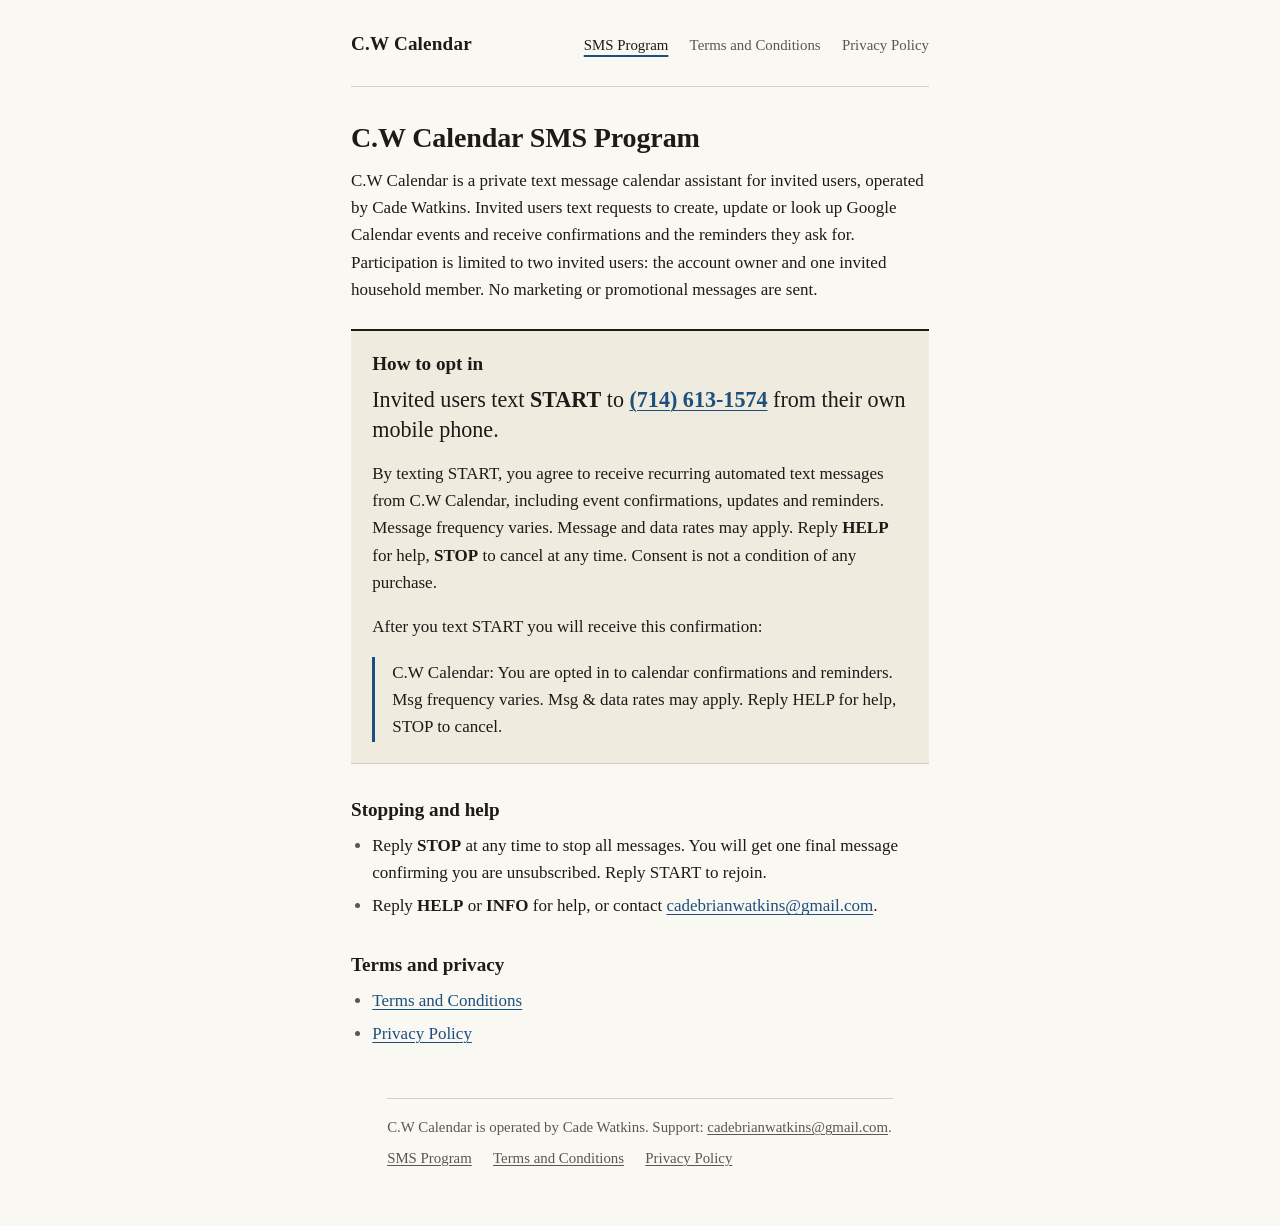
<file: index.html>
<!doctype html>
<html lang="en">
<head>
<meta charset="utf-8">
<meta name="viewport" content="width=device-width, initial-scale=1">
<title>C.W Calendar SMS Program</title>
<meta name="description" content="How invited users opt in to C.W Calendar, a private text message calendar assistant operated by Cade Watkins, and how to stop or get help.">
<meta name="theme-color" content="#faf8f3" media="(prefers-color-scheme: light)">
<meta name="theme-color" content="#1a1917" media="(prefers-color-scheme: dark)">
<link rel="icon" href="favicon.svg" type="image/svg+xml">
<link rel="stylesheet" href="style.css">
</head>
<body>
<header class="site">
  <a class="wordmark" href="index.html">C.W Calendar</a>
  <nav aria-label="Site">
    <ul>
      <li><a href="index.html" aria-current="page">SMS Program</a></li>
      <li><a href="terms.html">Terms and Conditions</a></li>
      <li><a href="privacy.html">Privacy Policy</a></li>
    </ul>
  </nav>
</header>

<main>
<h1>C.W Calendar SMS Program</h1>

<p>C.W Calendar is a private text message calendar assistant for invited users, operated by Cade Watkins. Invited users text requests to create, update or look up Google Calendar events and receive confirmations and the reminders they ask for. Participation is limited to two invited users: the account owner and one invited household member. No marketing or promotional messages are sent.</p>

<section class="optin" aria-labelledby="optin">
<h2 id="optin">How to opt in</h2>
<p class="lead">Invited users text <strong>START</strong> to <strong><a href="tel:+17146131574">(714) 613-1574</a></strong> from their own mobile phone.</p>
<p>By texting START, you agree to receive recurring automated text messages from C.W Calendar, including event confirmations, updates and reminders. Message frequency varies. Message and data rates may apply. Reply <strong>HELP</strong> for help, <strong>STOP</strong> to cancel at any time. Consent is not a condition of any purchase.</p>

<p>After you text START you will receive this confirmation:</p>
<blockquote><p>C.W Calendar: You are opted in to calendar confirmations and reminders. Msg frequency varies. Msg &amp; data rates may apply. Reply HELP for help, STOP to cancel.</p></blockquote>
</section>

<h2>Stopping and help</h2>
<ul>
  <li>Reply <strong>STOP</strong> at any time to stop all messages. You will get one final message confirming you are unsubscribed. Reply START to rejoin.</li>
  <li>Reply <strong>HELP</strong> or <strong>INFO</strong> for help, or contact <a href="mailto:cadebrianwatkins@gmail.com">cadebrianwatkins@gmail.com</a>.</li>
</ul>

<h2>Terms and privacy</h2>
<ul>
  <li><a href="terms.html">Terms and Conditions</a></li>
  <li><a href="privacy.html">Privacy Policy</a></li>
</ul>
</main>

<footer class="site-footer">
<p>C.W Calendar is operated by Cade Watkins. Support: <a href="mailto:cadebrianwatkins@gmail.com">cadebrianwatkins@gmail.com</a>.</p>
<ul>
  <li><a href="index.html">SMS Program</a></li>
  <li><a href="terms.html">Terms and Conditions</a></li>
  <li><a href="privacy.html">Privacy Policy</a></li>
</ul>
</footer>
</body>
</html>
</file>
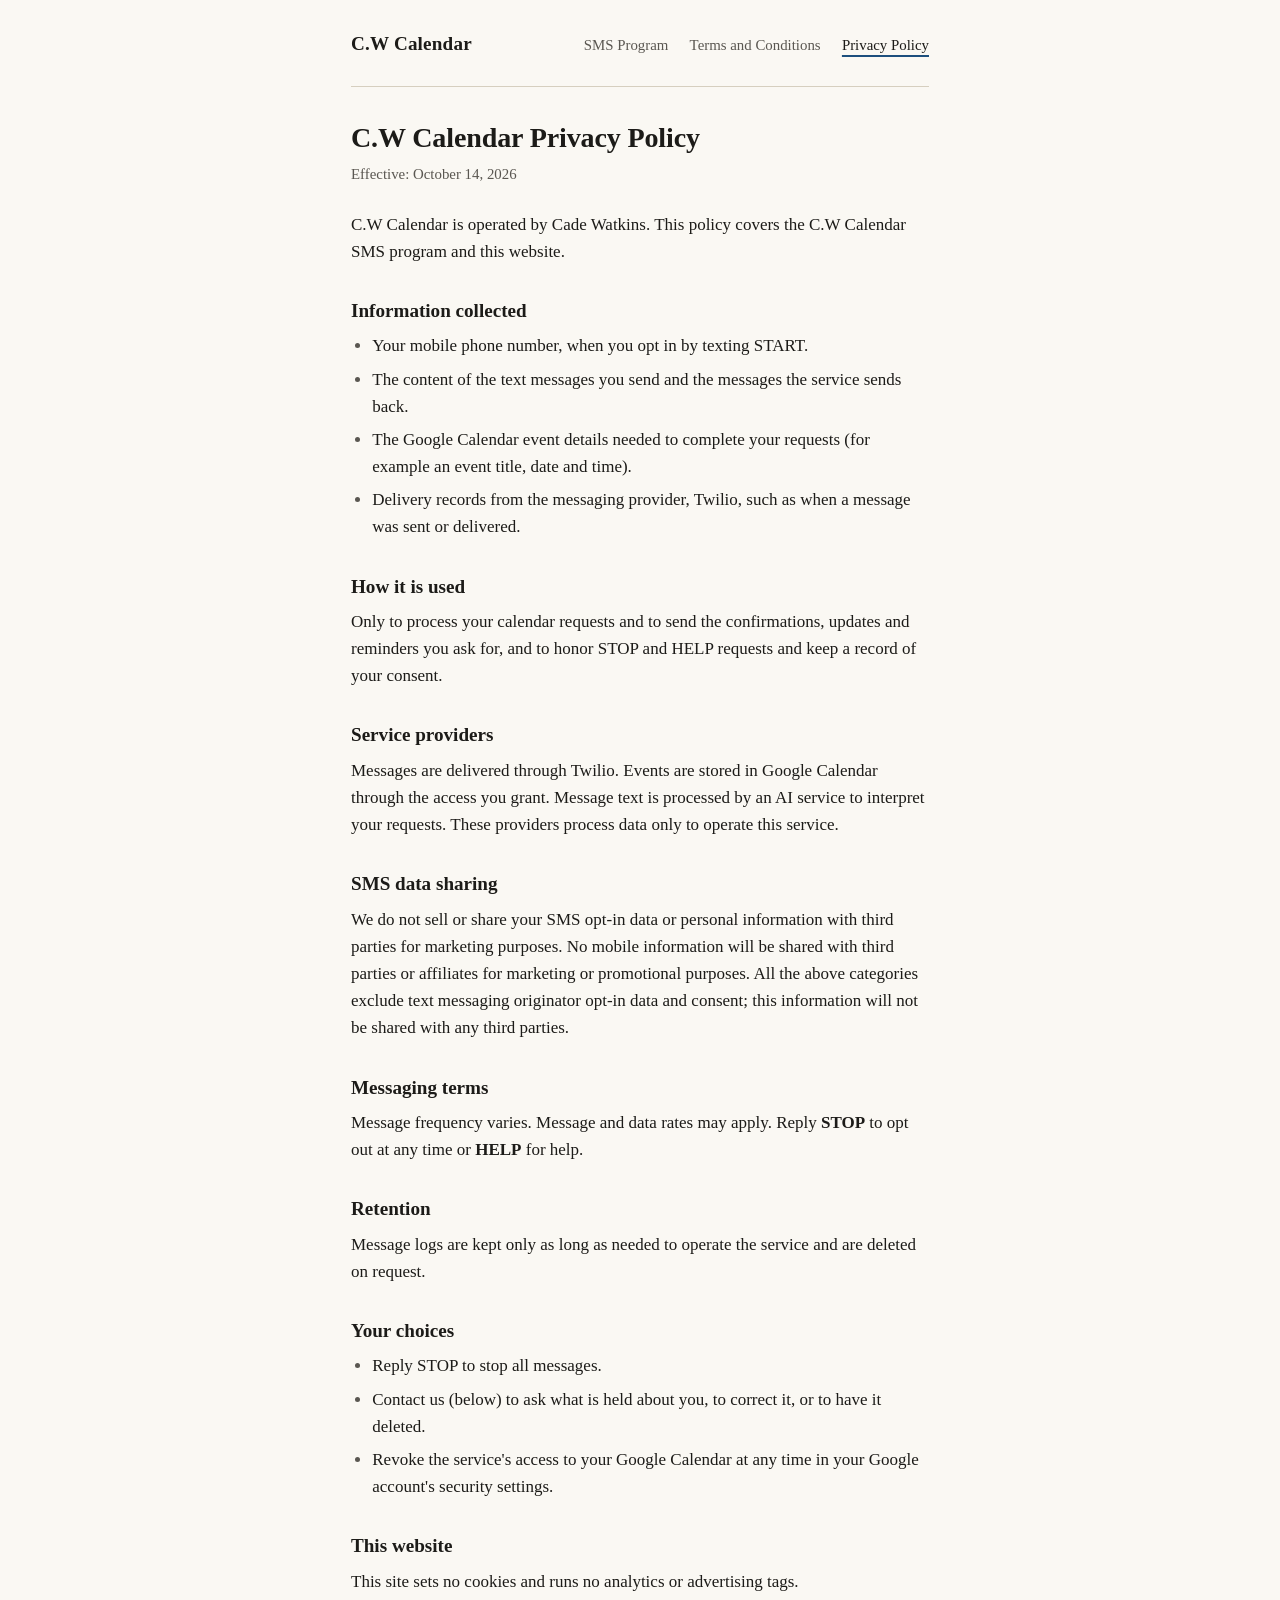
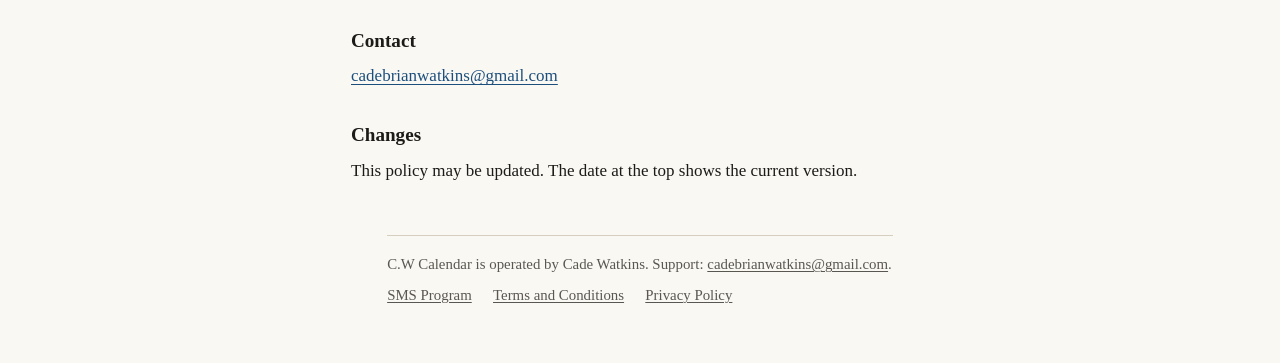
<file: privacy.html>
<!doctype html>
<html lang="en">
<head>
<meta charset="utf-8">
<meta name="viewport" content="width=device-width, initial-scale=1">
<title>C.W Calendar Privacy Policy</title>
<meta name="description" content="Privacy policy for the C.W Calendar SMS program and this website: what is collected, how it is used, who processes it and your choices.">
<meta name="theme-color" content="#faf8f3" media="(prefers-color-scheme: light)">
<meta name="theme-color" content="#1a1917" media="(prefers-color-scheme: dark)">
<link rel="icon" href="favicon.svg" type="image/svg+xml">
<link rel="stylesheet" href="style.css">
</head>
<body>
<header class="site">
  <a class="wordmark" href="index.html">C.W Calendar</a>
  <nav aria-label="Site">
    <ul>
      <li><a href="index.html">SMS Program</a></li>
      <li><a href="terms.html">Terms and Conditions</a></li>
      <li><a href="privacy.html" aria-current="page">Privacy Policy</a></li>
    </ul>
  </nav>
</header>

<main>
<h1>C.W Calendar Privacy Policy</h1>
<p class="dateline">Effective: <time datetime="2026-10-14">October 14, 2026</time></p>

<p>C.W Calendar is operated by Cade Watkins. This policy covers the C.W Calendar SMS program and this website.</p>

<h2>Information collected</h2>
<ul>
  <li>Your mobile phone number, when you opt in by texting START.</li>
  <li>The content of the text messages you send and the messages the service sends back.</li>
  <li>The Google Calendar event details needed to complete your requests (for example an event title, date and time).</li>
  <li>Delivery records from the messaging provider, Twilio, such as when a message was sent or delivered.</li>
</ul>

<h2>How it is used</h2>
<p>Only to process your calendar requests and to send the confirmations, updates and reminders you ask for, and to honor STOP and HELP requests and keep a record of your consent.</p>

<h2>Service providers</h2>
<p>Messages are delivered through Twilio. Events are stored in Google Calendar through the access you grant. Message text is processed by an AI service to interpret your requests. These providers process data only to operate this service.</p>

<h2>SMS data sharing</h2>
<p>We do not sell or share your SMS opt-in data or personal information with third parties for marketing purposes. No mobile information will be shared with third parties or affiliates for marketing or promotional purposes. All the above categories exclude text messaging originator opt-in data and consent; this information will not be shared with any third parties.</p>

<h2>Messaging terms</h2>
<p>Message frequency varies. Message and data rates may apply. Reply <strong>STOP</strong> to opt out at any time or <strong>HELP</strong> for help.</p>

<h2>Retention</h2>
<p>Message logs are kept only as long as needed to operate the service and are deleted on request.</p>

<h2>Your choices</h2>
<ul>
  <li>Reply STOP to stop all messages.</li>
  <li>Contact us (below) to ask what is held about you, to correct it, or to have it deleted.</li>
  <li>Revoke the service's access to your Google Calendar at any time in your Google account's security settings.</li>
</ul>

<h2>This website</h2>
<p>This site sets no cookies and runs no analytics or advertising tags.</p>

<h2>Contact</h2>
<p><a href="mailto:cadebrianwatkins@gmail.com">cadebrianwatkins@gmail.com</a></p>

<h2>Changes</h2>
<p>This policy may be updated. The date at the top shows the current version.</p>
</main>

<footer class="site-footer">
<p>C.W Calendar is operated by Cade Watkins. Support: <a href="mailto:cadebrianwatkins@gmail.com">cadebrianwatkins@gmail.com</a>.</p>
<ul>
  <li><a href="index.html">SMS Program</a></li>
  <li><a href="terms.html">Terms and Conditions</a></li>
  <li><a href="privacy.html">Privacy Policy</a></li>
</ul>
</footer>
</body>
</html>
</file>
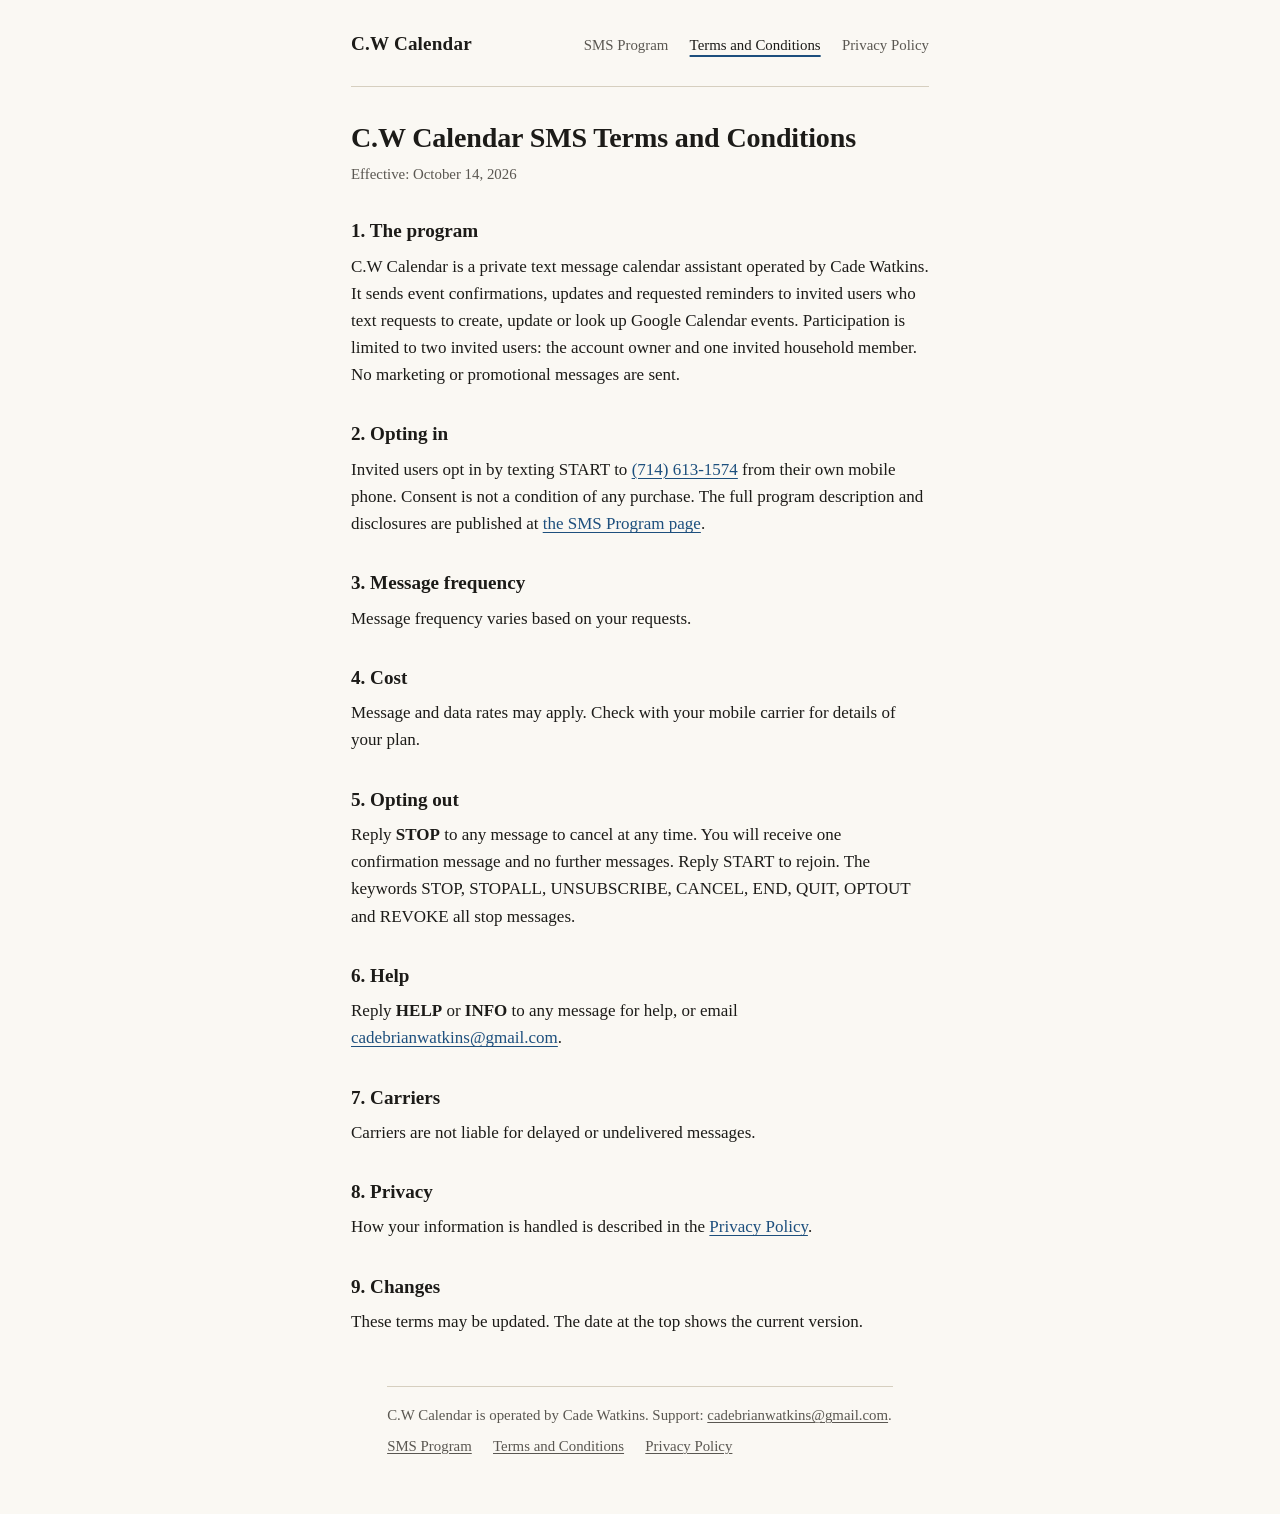
<file: terms.html>
<!doctype html>
<html lang="en">
<head>
<meta charset="utf-8">
<meta name="viewport" content="width=device-width, initial-scale=1">
<title>C.W Calendar SMS Terms and Conditions</title>
<meta name="description" content="Terms and conditions for the C.W Calendar SMS program: opting in, message frequency, cost, opting out and help.">
<meta name="theme-color" content="#faf8f3" media="(prefers-color-scheme: light)">
<meta name="theme-color" content="#1a1917" media="(prefers-color-scheme: dark)">
<link rel="icon" href="favicon.svg" type="image/svg+xml">
<link rel="stylesheet" href="style.css">
</head>
<body>
<header class="site">
  <a class="wordmark" href="index.html">C.W Calendar</a>
  <nav aria-label="Site">
    <ul>
      <li><a href="index.html">SMS Program</a></li>
      <li><a href="terms.html" aria-current="page">Terms and Conditions</a></li>
      <li><a href="privacy.html">Privacy Policy</a></li>
    </ul>
  </nav>
</header>

<main>
<h1>C.W Calendar SMS Terms and Conditions</h1>
<p class="dateline">Effective: <time datetime="2026-10-14">October 14, 2026</time></p>

<h2>1. The program</h2>
<p>C.W Calendar is a private text message calendar assistant operated by Cade Watkins. It sends event confirmations, updates and requested reminders to invited users who text requests to create, update or look up Google Calendar events. Participation is limited to two invited users: the account owner and one invited household member. No marketing or promotional messages are sent.</p>

<h2>2. Opting in</h2>
<p>Invited users opt in by texting START to <a href="tel:+17146131574">(714) 613-1574</a> from their own mobile phone. Consent is not a condition of any purchase. The full program description and disclosures are published at <a href="index.html">the SMS Program page</a>.</p>

<h2>3. Message frequency</h2>
<p>Message frequency varies based on your requests.</p>

<h2>4. Cost</h2>
<p>Message and data rates may apply. Check with your mobile carrier for details of your plan.</p>

<h2>5. Opting out</h2>
<p>Reply <strong>STOP</strong> to any message to cancel at any time. You will receive one confirmation message and no further messages. Reply START to rejoin. The keywords STOP, STOPALL, UNSUBSCRIBE, CANCEL, END, QUIT, OPTOUT and REVOKE all stop messages.</p>

<h2>6. Help</h2>
<p>Reply <strong>HELP</strong> or <strong>INFO</strong> to any message for help, or email <a href="mailto:cadebrianwatkins@gmail.com">cadebrianwatkins@gmail.com</a>.</p>

<h2>7. Carriers</h2>
<p>Carriers are not liable for delayed or undelivered messages.</p>

<h2>8. Privacy</h2>
<p>How your information is handled is described in the <a href="privacy.html">Privacy Policy</a>.</p>

<h2>9. Changes</h2>
<p>These terms may be updated. The date at the top shows the current version.</p>
</main>

<footer class="site-footer">
<p>C.W Calendar is operated by Cade Watkins. Support: <a href="mailto:cadebrianwatkins@gmail.com">cadebrianwatkins@gmail.com</a>.</p>
<ul>
  <li><a href="index.html">SMS Program</a></li>
  <li><a href="terms.html">Terms and Conditions</a></li>
  <li><a href="privacy.html">Privacy Policy</a></li>
</ul>
</footer>
</body>
</html>
</file>
<file: style.css>
/* C.W Calendar SMS program pages.
   One column, one serif, six colour tokens, no scripts, no motion. */

:root {
  --paper: #faf8f3;   /* page */
  --panel: #f0ebdf;   /* the opt-in block */
  --ink: #1c1b18;     /* text */
  --ink-2: #5a5751;   /* dateline, footer, small print */
  --line: #d6cfbf;    /* rules */
  --accent: #1d4f7d;  /* links, current page, focus ring, quote bar */
  color-scheme: light dark;
}

@media (prefers-color-scheme: dark) {
  :root {
    --paper: #1a1917;
    --panel: #24221e;
    --ink: #ebe7de;
    --ink-2: #aca79c;
    --line: #3d3a34;
    --accent: #96bfe6;
  }
}

* { box-sizing: border-box; }

html {
  font-family: Charter, "Iowan Old Style", "Palatino Linotype", Cambria, Georgia, serif;
  font-size: 17px;
  line-height: 1.6;
  -webkit-text-size-adjust: 100%;
}

body {
  margin: 0;
  padding: 0 16px 3rem;
  color: var(--ink);
  background: var(--paper);
}

/* Header: wordmark left, site links right, a rule beneath. */
.site {
  max-width: 34em;
  margin: 0 auto;
  padding: 1.1rem 0 .7rem;
  border-bottom: 1px solid var(--line);
  display: flex;
  flex-wrap: wrap;
  align-items: baseline;
  justify-content: space-between;
  column-gap: 1.5rem;
}

.wordmark {
  font-weight: 600;
  font-size: 1.125rem;
  letter-spacing: .01em;
  color: var(--ink);
  text-decoration: none;
  padding: .6rem 0;
}

.wordmark:hover { text-decoration: underline; text-underline-offset: .2em; }

.site nav ul {
  list-style: none;
  margin: 0;
  padding: 0;
  display: flex;
  flex-wrap: wrap;
  column-gap: 1.25rem;
}

.site nav a {
  display: inline-block;
  padding: .6rem 0;
  font-size: .875rem;
  color: var(--ink-2);
  text-decoration: none;
}

.site nav a:hover { color: var(--ink); text-decoration: underline; text-underline-offset: .25em; }

.site nav a[aria-current="page"] {
  color: var(--ink);
  text-decoration: underline;
  text-decoration-color: var(--accent);
  text-decoration-thickness: 2px;
  text-underline-offset: .35em;
}

main {
  max-width: 34em;
  margin: 0 auto;
}

/* Type roles: display, section, body, small. */
h1 {
  font-size: 1.65rem;
  line-height: 1.2;
  font-weight: 600;
  letter-spacing: -.005em;
  margin: 2rem 0 .75rem;
}

h2 {
  font-size: 1.125rem;
  line-height: 1.3;
  font-weight: 600;
  margin: 2rem 0 .5rem;
}

p, ul { margin: 0 0 1rem; }
ul { padding-left: 1.25rem; }
li { margin-bottom: .35rem; }
li::marker { color: var(--ink-2); }

.dateline, .small {
  font-size: .875rem;
  line-height: 1.5;
  color: var(--ink-2);
}

.dateline { margin: -.25rem 0 1.5rem; }

a {
  color: var(--accent);
  text-decoration: underline;
  text-decoration-thickness: 1px;
  text-underline-offset: .15em;
}

a:visited { color: var(--accent); }

a:focus-visible, .wordmark:focus-visible {
  outline: 2px solid var(--accent);
  outline-offset: 3px;
  border-radius: 1px;
}

strong { font-weight: 600; }

/* The opt-in block: the one place the page raises its voice. */
.optin {
  margin: 1.5rem 0 2rem;
  padding: 1.25rem 1.25rem .25rem;
  background: var(--panel);
  border-top: 2px solid var(--ink);
  border-bottom: 1px solid var(--line);
}

.optin h2 { margin-top: 0; }

.optin .lead {
  font-size: 1.3rem;
  line-height: 1.35;
  margin-bottom: .9rem;
}

.optin .lead strong { white-space: nowrap; }

.optin blockquote {
  margin: 0 0 1rem;
  padding: .1rem 0 .1rem 1rem;
  border-left: 3px solid var(--accent);
}

.optin blockquote p { margin: 0; }

/* Footer: the same on every page. */
.site-footer {
  max-width: 34em;
  margin: 3rem auto 0;
  padding-top: 1rem;
  border-top: 1px solid var(--line);
  font-size: .875rem;
  line-height: 1.5;
  color: var(--ink-2);
}

.site-footer p { margin: 0 0 .5rem; }

.site-footer ul {
  list-style: none;
  padding: 0;
  margin: 0;
  display: flex;
  flex-wrap: wrap;
  column-gap: 1.25rem;
}

.site-footer a { color: var(--ink-2); }
.site-footer a:hover { color: var(--ink); }

@media (max-width: 420px) {
  h1 { font-size: 1.45rem; }
  .optin { padding: 1rem 1rem .25rem; }
  .optin .lead { font-size: 1.2rem; }
}
</file>
